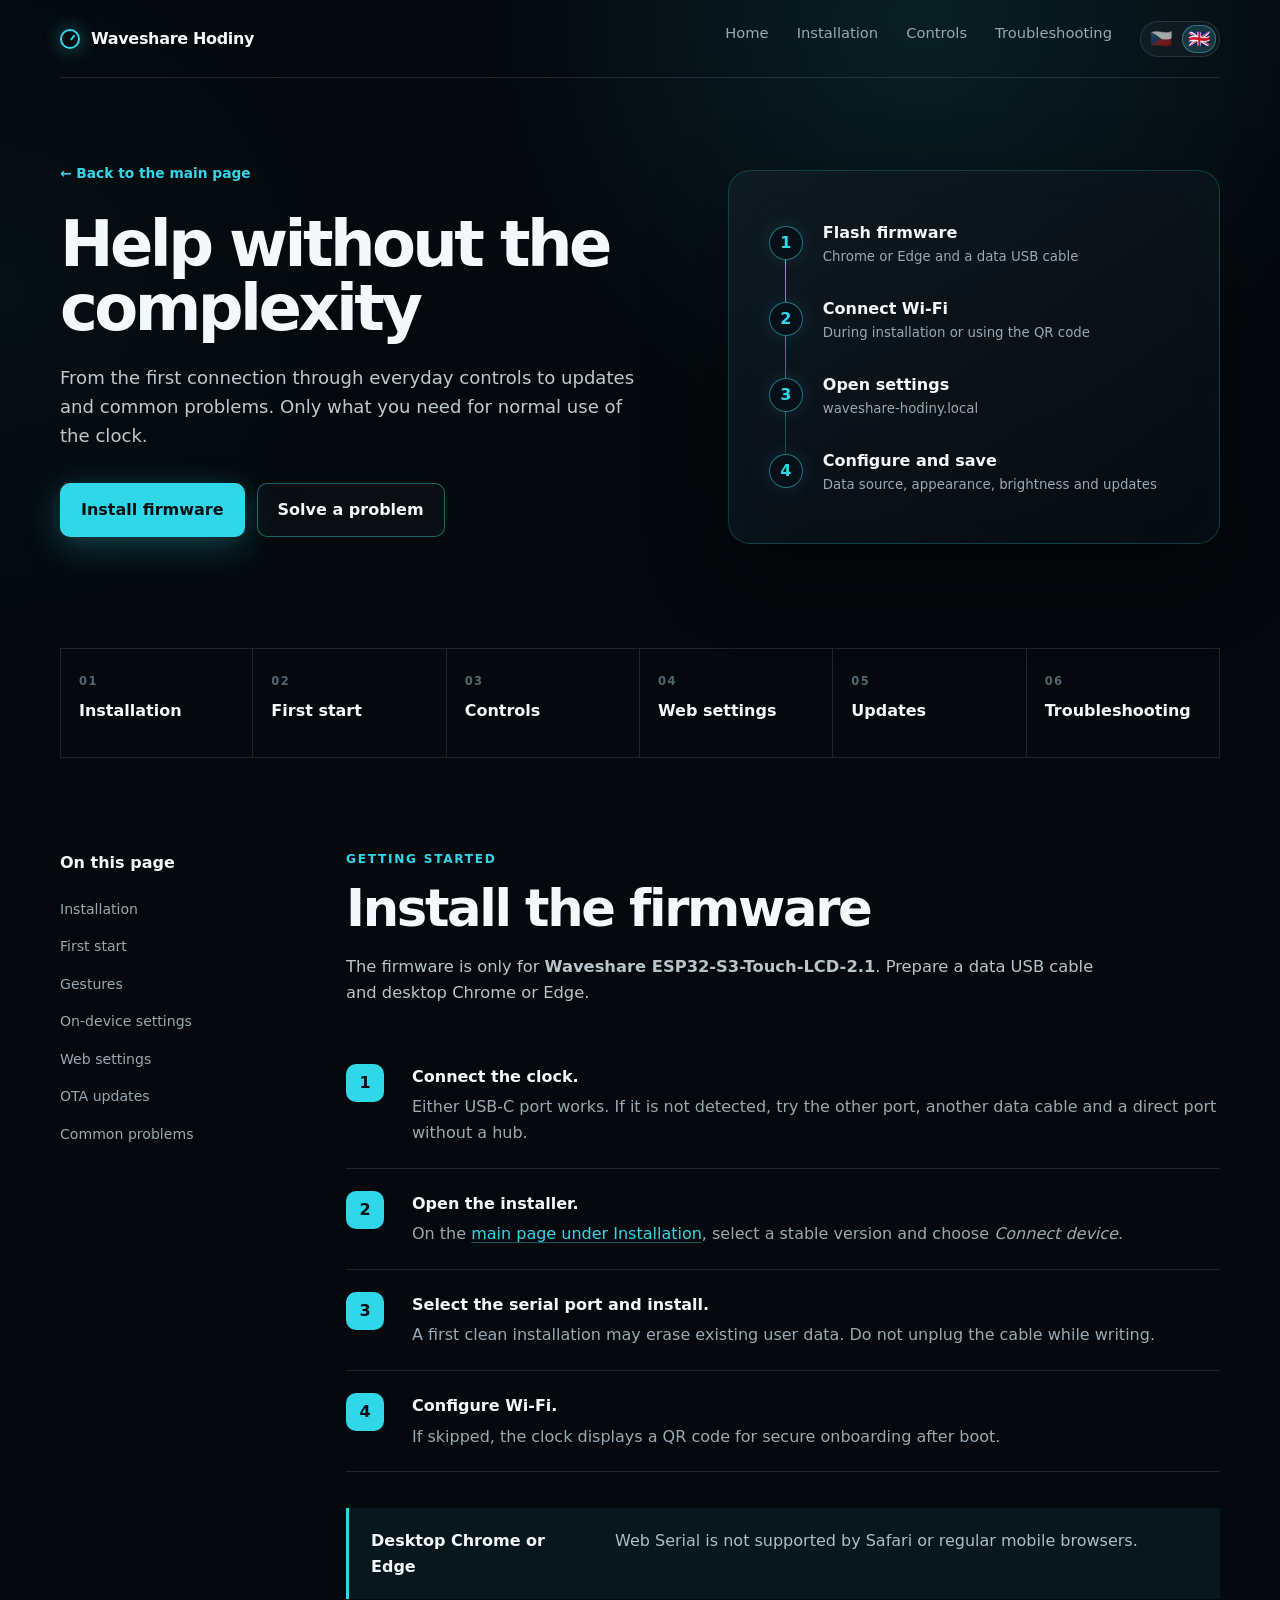
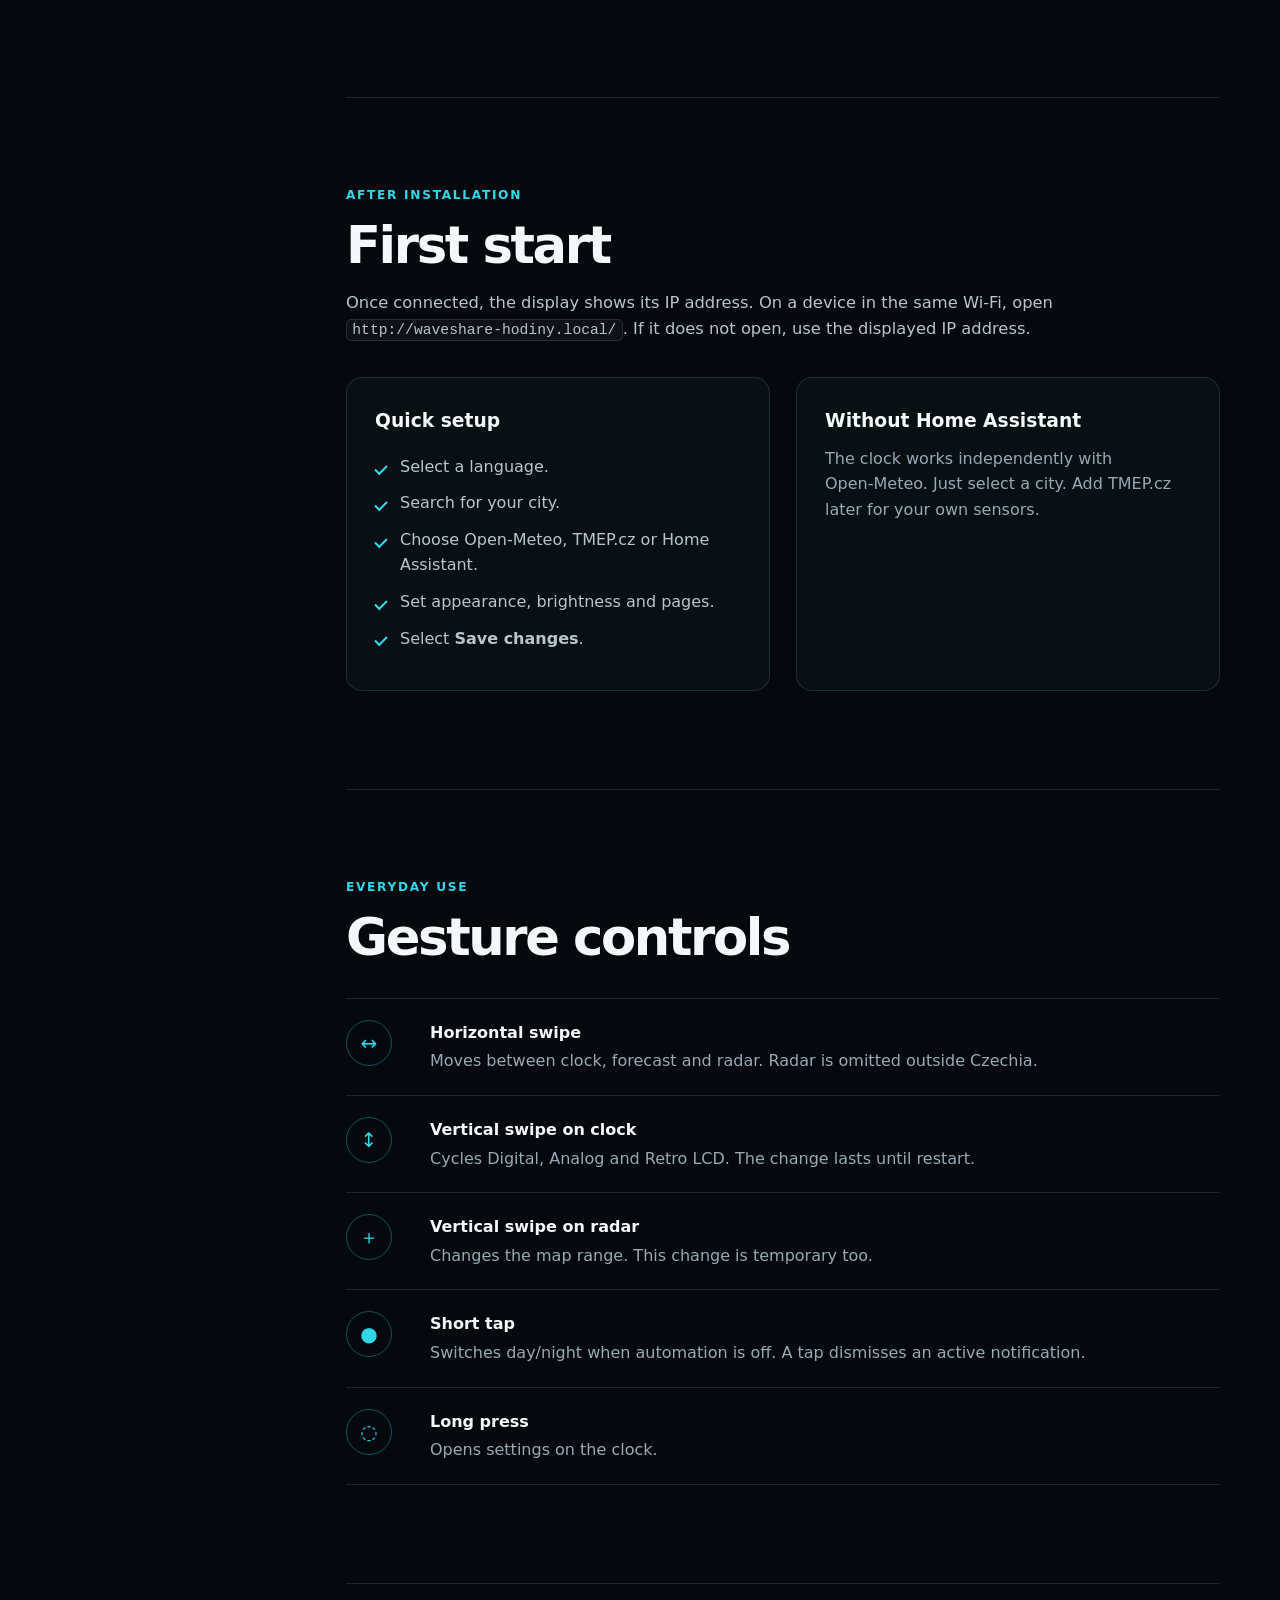
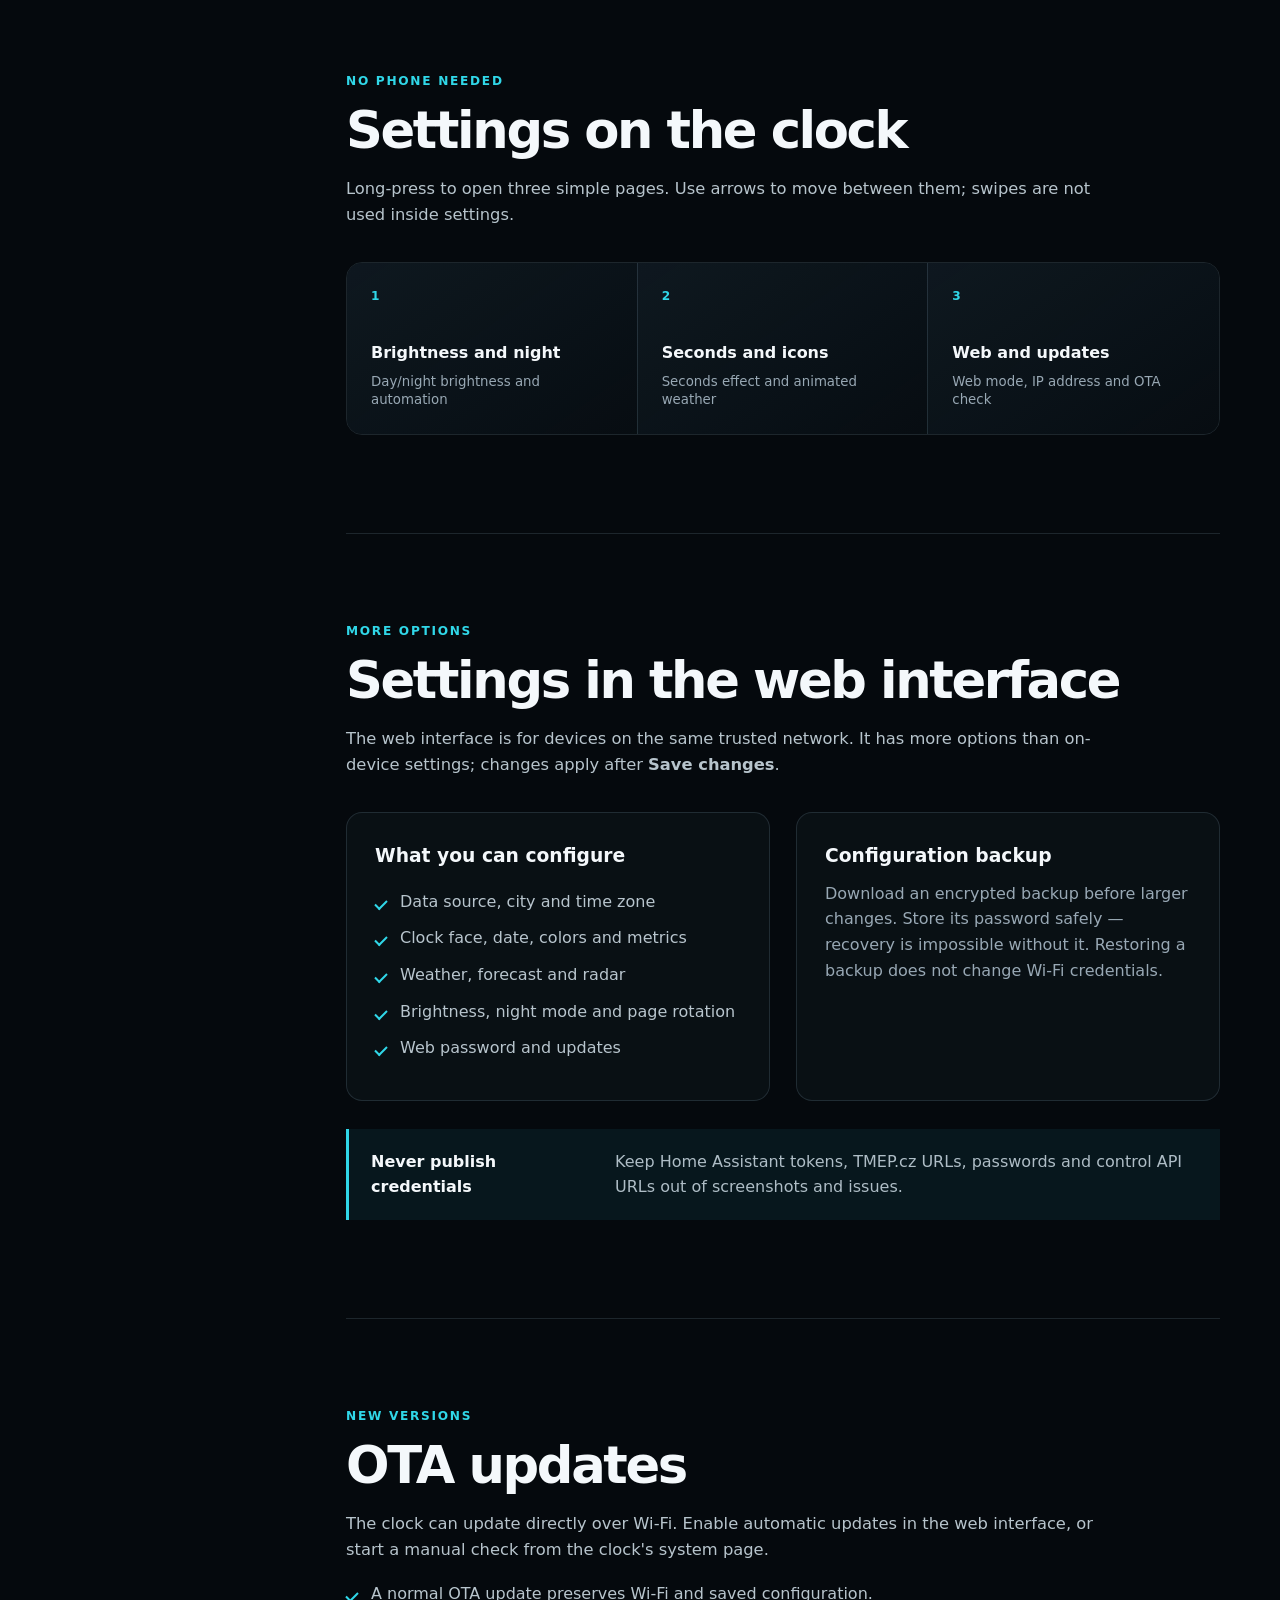
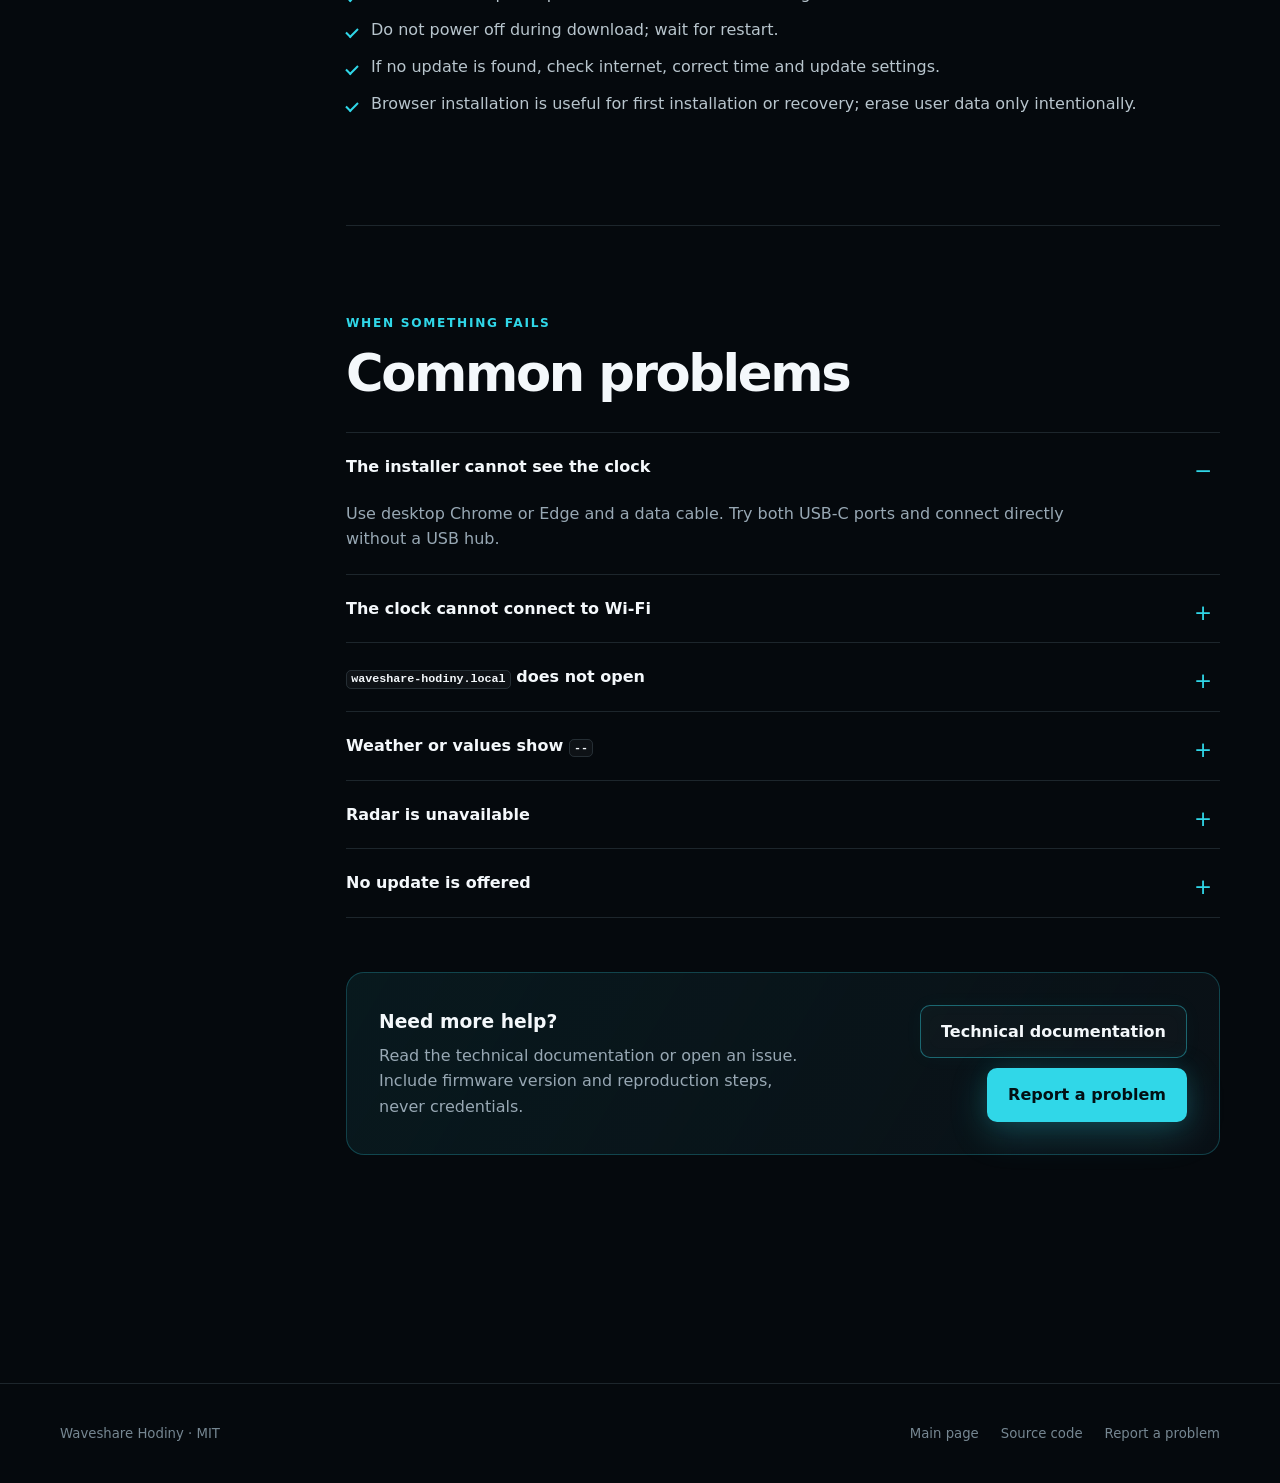
<file: docs/help.html>
<!doctype html>
<html lang="cs">
  <head>
    <meta charset="utf-8">
    <meta name="viewport" content="width=device-width, initial-scale=1">
    <meta name="theme-color" content="#05090d">
    <meta name="description" content="Stručná uživatelská nápověda pro instalaci, nastavení, ovládání a aktualizace Waveshare Hodiny.">
    <title>Waveshare Hodiny – Nápověda</title>
    <link rel="stylesheet" href="styles.css?v=b205ed302343">
    <link rel="stylesheet" href="help.css?v=5222b14c41d2">
    <script type="module" src="help.js?v=e94676398dd5"></script>
  </head>
  <body class="help-body">
    <header class="site-header">
      <a class="brand" href="index.html" data-aria-cs="Waveshare Hodiny – domů" data-aria-en="Waveshare Hodiny – home" aria-label="Waveshare Hodiny – domů">
        <span class="brand-mark" aria-hidden="true"></span>
        <span>Waveshare Hodiny</span>
      </a>
      <nav data-aria-cs="Navigace nápovědy" data-aria-en="Help navigation" aria-label="Navigace nápovědy">
        <a class="nav-help" href="index.html" data-cs="Domů" data-en="Home">Domů</a>
        <a href="#instalace" data-href-cs="#instalace" data-href-en="#installation" data-cs="Instalace" data-en="Installation">Instalace</a>
        <a href="#ovladani" data-href-cs="#ovladani" data-href-en="#controls" data-cs="Ovládání" data-en="Controls">Ovládání</a>
        <a href="#problemy" data-href-cs="#problemy" data-href-en="#troubleshooting" data-cs="Potíže" data-en="Troubleshooting">Potíže</a>
        <span class="language-switch" role="group" data-aria-cs="Jazyk stránky" data-aria-en="Page language" aria-label="Jazyk stránky">
          <button type="button" data-language="cs" aria-label="Česky" title="Česky">🇨🇿</button>
          <button type="button" data-language="en" aria-label="English" title="English">🇬🇧</button>
        </span>
      </nav>
    </header>

    <main>
      <section class="support-hero section-shell">
        <div>
          <a class="support-back" href="index.html" data-cs="← Zpět na hlavní stránku" data-en="← Back to the main page">← Zpět na hlavní stránku</a>
          <h1 data-cs="Nápověda bez složitostí" data-en="Help without the complexity">Nápověda bez složitostí</h1>
          <p class="hero-lead" data-cs="Od prvního připojení přes každodenní ovládání až po aktualizace a nejčastější potíže. Jen to, co potřebujete k běžnému používání hodin." data-en="From the first connection through everyday controls to updates and common problems. Only what you need for normal use of the clock.">Od prvního připojení přes každodenní ovládání až po aktualizace a nejčastější potíže. Jen to, co potřebujete k běžnému používání hodin.</p>
          <div class="hero-actions">
            <a class="button button-primary" href="index.html#instalace" data-cs="Nainstalovat firmware" data-en="Install firmware">Nainstalovat firmware</a>
            <a class="button button-secondary" href="#problemy" data-href-cs="#problemy" data-href-en="#troubleshooting" data-cs="Vyřešit problém" data-en="Solve a problem">Vyřešit problém</a>
          </div>
        </div>
        <ol class="support-route" data-aria-cs="Čtyři kroky ke zprovoznění" data-aria-en="Four steps to get started" aria-label="Čtyři kroky ke zprovoznění">
          <li><span>1</span><div><strong data-cs="Nahrát firmware" data-en="Flash firmware">Nahrát firmware</strong><small data-cs="Chrome nebo Edge a datový USB kabel" data-en="Chrome or Edge and a data USB cable">Chrome nebo Edge a datový USB kabel</small></div></li>
          <li><span>2</span><div><strong data-cs="Připojit Wi‑Fi" data-en="Connect Wi‑Fi">Připojit Wi‑Fi</strong><small data-cs="Při instalaci nebo přes QR kód" data-en="During installation or using the QR code">Při instalaci nebo přes QR kód</small></div></li>
          <li><span>3</span><div><strong data-cs="Otevřít nastavení" data-en="Open settings">Otevřít nastavení</strong><small>waveshare-hodiny.local</small></div></li>
          <li><span>4</span><div><strong data-cs="Upravit a uložit" data-en="Configure and save">Upravit a uložit</strong><small data-cs="Zdroj dat, vzhled, jas a aktualizace" data-en="Data source, appearance, brightness and updates">Zdroj dat, vzhled, jas a aktualizace</small></div></li>
        </ol>
      </section>

      <div class="support-language" data-language-content="cs">
        <section class="support-jump section-shell" aria-label="Obsah nápovědy">
          <a href="#instalace"><span>01</span>Instalace</a><a href="#prvni-spusteni"><span>02</span>První spuštění</a><a href="#ovladani"><span>03</span>Ovládání</a><a href="#web"><span>04</span>Nastavení přes web</a><a href="#aktualizace"><span>05</span>Aktualizace</a><a href="#problemy"><span>06</span>Potíže</a>
        </section>

        <div class="support-layout section-shell">
          <aside class="support-toc" aria-label="Na této stránce">
            <strong>Na této stránce</strong>
            <a href="#instalace">Instalace</a><a href="#prvni-spusteni">První spuštění</a><a href="#ovladani">Ovládání gesty</a><a href="#nastaveni-v-hodinach">Nastavení v hodinách</a><a href="#web">Nastavení přes web</a><a href="#aktualizace">OTA aktualizace</a><a href="#problemy">Nejčastější potíže</a>
          </aside>
          <article class="support-content">
            <section id="instalace" class="help-section">
              <p class="eyebrow">Začínáme</p><h2>Instalace firmwaru</h2>
              <p>Firmware je určený pouze pro <strong>Waveshare ESP32-S3-Touch-LCD-2.1</strong>. Připravte si datový USB kabel a desktopový Chrome nebo Edge.</p>
              <ol class="guide-steps">
                <li><span>1</span><div><strong>Připojte hodiny k počítači.</strong><p>Můžete použít kterýkoliv ze dvou USB‑C konektorů. Pokud se zařízení neukáže, zkuste druhý konektor, jiný datový kabel a přímý port bez USB hubu.</p></div></li>
                <li><span>2</span><div><strong>Otevřete instalační stránku.</strong><p>Na <a href="index.html#instalace">hlavní stránce v části Instalace</a> zvolte stabilní verzi a klikněte na <em>Připojit zařízení</em>.</p></div></li>
                <li><span>3</span><div><strong>Vyberte sériový port a spusťte instalaci.</strong><p>První čistá instalace může smazat dřívější uživatelská data. Během zápisu kabel neodpojujte.</p></div></li>
                <li><span>4</span><div><strong>Nastavte Wi‑Fi.</strong><p>Pokud tento krok přeskočíte, hodiny po startu zobrazí QR kód pro bezpečné prvotní připojení.</p></div></li>
              </ol>
              <div class="help-note"><strong>Chrome nebo Edge na počítači</strong><span>Web Serial není podporovaný v Safari ani v běžném mobilním prohlížeči.</span></div>
            </section>

            <section id="prvni-spusteni" class="help-section">
              <p class="eyebrow">Po instalaci</p><h2>První spuštění</h2>
              <p>Po připojení k síti se na displeji objeví IP adresa. V zařízení na stejné Wi‑Fi otevřete <code>http://waveshare-hodiny.local/</code>. Pokud se stránka neotevře, použijte zobrazenou IP adresu.</p>
              <div class="help-columns"><div><h3>Nejrychlejší nastavení</h3><ul class="check-list"><li>Vyberte jazyk.</li><li>Vyhledejte město.</li><li>Zvolte Open‑Meteo, TMEP.cz nebo Home Assistant.</li><li>Nastavte vzhled, jas a stránky.</li><li>Klikněte na <strong>Uložit změny</strong>.</li></ul></div><div><h3>Bez Home Assistantu</h3><p>Hodiny fungují samostatně s Open‑Meteo. Stačí vybrat město. TMEP.cz lze přidat později pro hodnoty z vlastních čidel.</p></div></div>
            </section>

            <section id="ovladani" class="help-section">
              <p class="eyebrow">Každodenní použití</p><h2>Ovládání gesty</h2>
              <div class="gesture-list"><div><span>↔</span><div><strong>Vodorovný swipe</strong><p>Listuje mezi hodinami, předpovědí a meteoradarem. Mimo ČR se radar vynechá.</p></div></div><div><span>↕</span><div><strong>Svislý swipe na hodinách</strong><p>Přepíná Digitální, Analogový a Retro LCD ciferník. Změna je dočasná do restartu.</p></div></div><div><span>＋</span><div><strong>Svislý swipe na radaru</strong><p>Mění rozsah mapy. Také tato změna je dočasná.</p></div></div><div><span>●</span><div><strong>Krátké klepnutí</strong><p>Při vypnuté automatice den/noc přepne vzhled. Aktivní notifikaci klepnutí zavře.</p></div></div><div><span>◌</span><div><strong>Dlouhý stisk</strong><p>Otevře nastavení přímo v hodinách.</p></div></div></div>
            </section>

            <section id="nastaveni-v-hodinach" class="help-section">
              <p class="eyebrow">Bez telefonu</p><h2>Nastavení přímo v hodinách</h2>
              <p>Dlouhým stiskem otevřete tři jednoduché stránky. Šipkami mezi nimi přecházíte; swipe uvnitř nastavení se nepoužívá.</p>
              <div class="setting-strip"><div><span>1</span><strong>Jas a den/noc</strong><small>Denní a noční jas, automatické přepínání</small></div><div><span>2</span><strong>Vteřiny a ikony</strong><small>Efekt vteřin a animované počasí</small></div><div><span>3</span><strong>Web a aktualizace</strong><small>Zapnutí webu, IP adresa a kontrola OTA</small></div></div>
            </section>

            <section id="web" class="help-section">
              <p class="eyebrow">Podrobnější volby</p><h2>Nastavení přes web</h2>
              <p>Webové rozhraní je určené pro zařízení ve stejné důvěryhodné síti. Nabízí více možností než nastavení na displeji, ale změny se použijí až po stisku <strong>Uložit změny</strong>.</p>
              <div class="help-columns"><div><h3>Co nastavíte</h3><ul class="check-list"><li>Zdroj dat, město a časové pásmo</li><li>Ciferník, datum, barvy a metriky</li><li>Počasí, předpověď a meteoradar</li><li>Jas, noční režim a střídání stránek</li><li>Webové heslo a aktualizace</li></ul></div><div><h3>Záloha nastavení</h3><p>Před větší změnou si stáhněte šifrovanou zálohu. Heslo k ní si bezpečně uložte — bez něj zálohu nelze obnovit. Wi‑Fi údaje se zálohou nemění.</p></div></div>
              <div class="help-note"><strong>Nezveřejňujte přístupové údaje</strong><span>Do screenshotů ani issue nevkládejte Home Assistant token, TMEP.cz URL, hesla nebo URL ovládacího API.</span></div>
            </section>

            <section id="aktualizace" class="help-section">
              <p class="eyebrow">Nové verze</p><h2>OTA aktualizace</h2>
              <p>Hodiny se mohou aktualizovat přímo přes Wi‑Fi. Ve webovém nastavení lze automatické aktualizace zapnout, nebo v systémové stránce hodin spustit ruční kontrolu.</p>
              <ul class="check-list"><li>Běžná OTA aktualizace zachová Wi‑Fi i uloženou konfiguraci.</li><li>Během stahování hodiny nevypínejte a vyčkejte na restart.</li><li>Pokud kontrola nic nenajde, ověřte internet, správný čas a zapnutý režim aktualizací.</li><li>Instalace z prohlížeče je vhodná pro první instalaci nebo obnovu; úplné smazání dat používejte jen vědomě.</li></ul>
            </section>

            <section id="problemy" class="help-section">
              <p class="eyebrow">Když něco nejde</p><h2>Nejčastější potíže</h2>
              <div class="troubleshooting">
                <details open><summary>Instalátor nevidí zařízení</summary><p>Použijte desktopový Chrome nebo Edge, datový kabel a vyzkoušejte oba USB‑C konektory. Odpojte USB hub a připojte hodiny přímo k počítači.</p></details>
                <details><summary>Hodiny se nepřipojí k Wi‑Fi</summary><p>Podporovaná je 2,4GHz Wi‑Fi. Restartujte hodiny a použijte QR onboarding. Zkontrolujte heslo a dostupnost sítě v místě hodin.</p></details>
                <details><summary><code>waveshare-hodiny.local</code> se neotevře</summary><p>Telefon nebo počítač musí být ve stejné síti. Použijte IP adresu z nastavení hodin; některé sítě blokují mDNS nebo komunikaci mezi klienty.</p></details>
                <details><summary>Počasí nebo hodnoty ukazují <code>--</code></summary><p>Ověřte internet, vybrané město a zdroj dat. U Home Assistantu znovu otestujte URL, token a entity. U TMEP.cz ověřte exportní URL.</p></details>
                <details><summary>Meteoradar není dostupný</summary><p>Radar ČHMÚ se zobrazuje pouze pro polohy v České republice. Zkontrolujte uložené město a připojení k internetu.</p></details>
                <details><summary>Aktualizace se nenabízí</summary><p>Zkontrolujte Wi‑Fi, internet a synchronizovaný čas. Ruční kontrolu spusťte v systémové stránce hodin nebo ve webovém nastavení.</p></details>
              </div>
              <div class="support-contact"><div><h3>Potřebujete další pomoc?</h3><p>Podívejte se do technické dokumentace nebo založte issue. Připojte verzi firmware a popis postupu, ale nikdy citlivé údaje.</p></div><div><a class="button button-secondary" href="https://github.com/CooLajz/waveshare-hodiny/blob/main/README.md">Technická dokumentace</a><a class="button button-primary" href="https://github.com/CooLajz/waveshare-hodiny/issues">Nahlásit problém</a></div></div>
            </section>
          </article>
        </div>
      </div>

      <div class="support-language" data-language-content="en" hidden>
        <section class="support-jump section-shell" aria-label="Help topics"><a href="#installation"><span>01</span>Installation</a><a href="#first-start"><span>02</span>First start</a><a href="#controls"><span>03</span>Controls</a><a href="#web-settings"><span>04</span>Web settings</a><a href="#updates"><span>05</span>Updates</a><a href="#troubleshooting"><span>06</span>Troubleshooting</a></section>
        <div class="support-layout section-shell">
          <aside class="support-toc" aria-label="On this page"><strong>On this page</strong><a href="#installation">Installation</a><a href="#first-start">First start</a><a href="#controls">Gestures</a><a href="#device-settings">On-device settings</a><a href="#web-settings">Web settings</a><a href="#updates">OTA updates</a><a href="#troubleshooting">Common problems</a></aside>
          <article class="support-content">
            <section id="installation" class="help-section"><p class="eyebrow">Getting started</p><h2>Install the firmware</h2><p>The firmware is only for <strong>Waveshare ESP32-S3-Touch-LCD-2.1</strong>. Prepare a data USB cable and desktop Chrome or Edge.</p><ol class="guide-steps"><li><span>1</span><div><strong>Connect the clock.</strong><p>Either USB‑C port works. If it is not detected, try the other port, another data cable and a direct port without a hub.</p></div></li><li><span>2</span><div><strong>Open the installer.</strong><p>On the <a href="index.html#instalace">main page under Installation</a>, select a stable version and choose <em>Connect device</em>.</p></div></li><li><span>3</span><div><strong>Select the serial port and install.</strong><p>A first clean installation may erase existing user data. Do not unplug the cable while writing.</p></div></li><li><span>4</span><div><strong>Configure Wi‑Fi.</strong><p>If skipped, the clock displays a QR code for secure onboarding after boot.</p></div></li></ol><div class="help-note"><strong>Desktop Chrome or Edge</strong><span>Web Serial is not supported by Safari or regular mobile browsers.</span></div></section>
            <section id="first-start" class="help-section"><p class="eyebrow">After installation</p><h2>First start</h2><p>Once connected, the display shows its IP address. On a device in the same Wi‑Fi, open <code>http://waveshare-hodiny.local/</code>. If it does not open, use the displayed IP address.</p><div class="help-columns"><div><h3>Quick setup</h3><ul class="check-list"><li>Select a language.</li><li>Search for your city.</li><li>Choose Open‑Meteo, TMEP.cz or Home Assistant.</li><li>Set appearance, brightness and pages.</li><li>Select <strong>Save changes</strong>.</li></ul></div><div><h3>Without Home Assistant</h3><p>The clock works independently with Open‑Meteo. Just select a city. Add TMEP.cz later for your own sensors.</p></div></div></section>
            <section id="controls" class="help-section"><p class="eyebrow">Everyday use</p><h2>Gesture controls</h2><div class="gesture-list"><div><span>↔</span><div><strong>Horizontal swipe</strong><p>Moves between clock, forecast and radar. Radar is omitted outside Czechia.</p></div></div><div><span>↕</span><div><strong>Vertical swipe on clock</strong><p>Cycles Digital, Analog and Retro LCD. The change lasts until restart.</p></div></div><div><span>＋</span><div><strong>Vertical swipe on radar</strong><p>Changes the map range. This change is temporary too.</p></div></div><div><span>●</span><div><strong>Short tap</strong><p>Switches day/night when automation is off. A tap dismisses an active notification.</p></div></div><div><span>◌</span><div><strong>Long press</strong><p>Opens settings on the clock.</p></div></div></div></section>
            <section id="device-settings" class="help-section"><p class="eyebrow">No phone needed</p><h2>Settings on the clock</h2><p>Long-press to open three simple pages. Use arrows to move between them; swipes are not used inside settings.</p><div class="setting-strip"><div><span>1</span><strong>Brightness and night</strong><small>Day/night brightness and automation</small></div><div><span>2</span><strong>Seconds and icons</strong><small>Seconds effect and animated weather</small></div><div><span>3</span><strong>Web and updates</strong><small>Web mode, IP address and OTA check</small></div></div></section>
            <section id="web-settings" class="help-section"><p class="eyebrow">More options</p><h2>Settings in the web interface</h2><p>The web interface is for devices on the same trusted network. It has more options than on-device settings; changes apply after <strong>Save changes</strong>.</p><div class="help-columns"><div><h3>What you can configure</h3><ul class="check-list"><li>Data source, city and time zone</li><li>Clock face, date, colors and metrics</li><li>Weather, forecast and radar</li><li>Brightness, night mode and page rotation</li><li>Web password and updates</li></ul></div><div><h3>Configuration backup</h3><p>Download an encrypted backup before larger changes. Store its password safely — recovery is impossible without it. Restoring a backup does not change Wi‑Fi credentials.</p></div></div><div class="help-note"><strong>Never publish credentials</strong><span>Keep Home Assistant tokens, TMEP.cz URLs, passwords and control API URLs out of screenshots and issues.</span></div></section>
            <section id="updates" class="help-section"><p class="eyebrow">New versions</p><h2>OTA updates</h2><p>The clock can update directly over Wi‑Fi. Enable automatic updates in the web interface, or start a manual check from the clock's system page.</p><ul class="check-list"><li>A normal OTA update preserves Wi‑Fi and saved configuration.</li><li>Do not power off during download; wait for restart.</li><li>If no update is found, check internet, correct time and update settings.</li><li>Browser installation is useful for first installation or recovery; erase user data only intentionally.</li></ul></section>
            <section id="troubleshooting" class="help-section"><p class="eyebrow">When something fails</p><h2>Common problems</h2><div class="troubleshooting"><details open><summary>The installer cannot see the clock</summary><p>Use desktop Chrome or Edge and a data cable. Try both USB‑C ports and connect directly without a USB hub.</p></details><details><summary>The clock cannot connect to Wi‑Fi</summary><p>Use a 2.4GHz network. Restart and follow QR onboarding. Check the password and signal where the clock is placed.</p></details><details><summary><code>waveshare-hodiny.local</code> does not open</summary><p>Your device must be on the same network. Use the IP shown in settings; some networks block mDNS or client-to-client traffic.</p></details><details><summary>Weather or values show <code>--</code></summary><p>Check internet, city and data source. Retest Home Assistant URL/token/entities or verify the TMEP.cz export URL.</p></details><details><summary>Radar is unavailable</summary><p>CHMI radar is only available for locations in Czechia. Check the saved city and internet access.</p></details><details><summary>No update is offered</summary><p>Check Wi‑Fi, internet and synchronized time. Start a manual check from the clock or web settings.</p></details></div><div class="support-contact"><div><h3>Need more help?</h3><p>Read the technical documentation or open an issue. Include firmware version and reproduction steps, never credentials.</p></div><div><a class="button button-secondary" href="https://github.com/CooLajz/waveshare-hodiny/blob/main/README.en.md">Technical documentation</a><a class="button button-primary" href="https://github.com/CooLajz/waveshare-hodiny/issues">Report a problem</a></div></div></section>
          </article>
        </div>
      </div>
    </main>

    <footer><div class="section-shell footer-inner"><span>Waveshare Hodiny · MIT</span><div><a href="index.html" data-cs="Hlavní stránka" data-en="Main page">Hlavní stránka</a><a href="https://github.com/CooLajz/waveshare-hodiny" data-cs="Zdrojový kód" data-en="Source code">Zdrojový kód</a><a href="https://github.com/CooLajz/waveshare-hodiny/issues" data-cs="Nahlásit problém" data-en="Report a problem">Nahlásit problém</a></div></div></footer>
  </body>
</html>
</file>
<file: docs/styles.css>
:root {
  color-scheme: dark;
  --bg: #05090d;
  --panel: #0b1218;
  --panel-2: #101a22;
  --text: #f4f8fb;
  --muted: #98a8b4;
  --line: rgba(154, 190, 209, 0.16);
  --cyan: #30d7e8;
  --cyan-soft: rgba(48, 215, 232, 0.14);
  --red: #f04444;
  --radius: 22px;
  font-family: Inter, ui-sans-serif, system-ui, -apple-system, BlinkMacSystemFont, "Segoe UI", sans-serif;
}

* { box-sizing: border-box; }
html { overflow-x: hidden; scroll-behavior: smooth; }
body { margin: 0; overflow-x: hidden; background: var(--bg); color: var(--text); line-height: 1.6; }
body::before { content: ""; position: fixed; inset: 0; pointer-events: none; background: radial-gradient(circle at 72% 8%, rgba(48, 215, 232, 0.08), transparent 28rem); z-index: -1; }
a { color: inherit; text-decoration: none; }
img, video { display: block; max-width: 100%; }
.section-shell { width: min(1160px, calc(100% - 40px)); margin-inline: auto; }
.site-header { width: min(1160px, calc(100% - 40px)); height: 78px; margin: auto; display: flex; align-items: center; justify-content: space-between; border-bottom: 1px solid var(--line); }
.brand { display: flex; align-items: center; gap: 11px; font-weight: 760; letter-spacing: -0.02em; }
.brand-mark { width: 20px; aspect-ratio: 1; border: 2px solid var(--cyan); border-radius: 50%; box-shadow: 0 0 18px rgba(48, 215, 232, 0.45); position: relative; }
.brand-mark::after { content: ""; position: absolute; width: 2px; height: 6px; background: var(--cyan); left: 8px; top: 3px; transform-origin: bottom; transform: rotate(35deg); }
nav { display: flex; gap: 28px; color: var(--muted); font-size: 0.92rem; }
nav a:hover, footer a:hover { color: var(--cyan); }
.language-switch { display: inline-flex; gap: 4px; padding: 3px; border: 1px solid var(--line); border-radius: 999px; background: rgba(255,255,255,.035); }
.language-switch button { display: grid; place-items: center; width: 34px; height: 28px; padding: 0; border: 0; border-radius: 999px; background: transparent; font-size: 18px; line-height: 1; cursor: pointer; filter: saturate(.72); opacity: .62; }
.language-switch button:hover { opacity: 1; filter: none; }
.language-switch button[aria-pressed="true"] { background: rgba(76,203,236,.16); box-shadow: inset 0 0 0 1px rgba(76,203,236,.42); filter: none; opacity: 1; }
.hero { width: min(1320px, calc(100% - 40px)); min-height: 680px; display: grid; grid-template-columns: .49fr .51fr; align-items: center; gap: 46px; padding-block: 76px 62px; }
.eyebrow { margin: 0 0 13px; color: var(--cyan); text-transform: uppercase; font-size: 0.76rem; font-weight: 800; letter-spacing: 0.14em; }
h1, h2, h3, p { margin-top: 0; }
h1 { margin-bottom: 24px; font-size: clamp(3rem, 5vw, 4.65rem); line-height: 1; letter-spacing: -0.056em; max-width: 650px; }
h1 span { color: var(--cyan); }
h2 { margin-bottom: 18px; font-size: clamp(2rem, 4vw, 3.6rem); line-height: 1.04; letter-spacing: -0.046em; }
.hero-lead { max-width: 620px; color: #bdc8d0; font-size: 1.13rem; }
.hero-actions { display: flex; flex-wrap: wrap; gap: 12px; margin: 32px 0 17px; }
.button { border: 1px solid transparent; border-radius: 10px; padding: 13px 20px; font: inherit; font-weight: 750; cursor: pointer; display: inline-flex; align-items: center; justify-content: center; transition: transform 160ms ease, border-color 160ms ease, background 160ms ease; }
.button:hover { transform: translateY(-2px); }
.button-primary { background: var(--cyan); color: #021014; box-shadow: 0 10px 36px rgba(48,215,232,.25), 0 0 22px rgba(48,215,232,.08); }
.button-secondary { background: rgba(255,255,255,.025); border-color: rgba(48,215,232,.42); color: var(--text); box-shadow: inset 0 0 18px rgba(48,215,232,.025), 0 0 20px rgba(48,215,232,.035); }
.hardware-note { color: #6f808c; font-size: 0.78rem; }
.device-stage { min-height: 550px; position: relative; isolation: isolate; background: radial-gradient(circle at 83% 5%, rgba(48,215,232,.95) 0 2px, rgba(48,215,232,.2) 3px, transparent 7px), radial-gradient(circle at 99% 39%, rgba(48,215,232,.95) 0 2px, rgba(48,215,232,.2) 3px, transparent 7px), radial-gradient(circle at 76% 95%, rgba(48,215,232,.95) 0 2px, rgba(48,215,232,.2) 3px, transparent 7px); }
.device-stage::before { content: ""; position: absolute; inset: 25px 3px 18px -24px; z-index: -2; border: 1px solid rgba(48,215,232,.28); border-radius: 50%; transform: rotate(-9deg); box-shadow: inset 0 0 60px rgba(48,215,232,.035), 0 0 18px rgba(48,215,232,.045); animation: hero-orbit 12s ease-in-out infinite alternate; }
.device-stage::after { content: ""; position: absolute; width: 430px; height: 430px; top: 62px; left: -10px; z-index: -1; border-radius: 50%; background: radial-gradient(circle, rgba(48,215,232,.14), transparent 68%); filter: blur(18px); }
.device { --device-size: 160px; position: absolute; width: var(--device-size); margin: 0; display: flex; flex-direction: column; align-items: center; isolation: isolate; }
.device img { width: 100%; aspect-ratio: 1; border-radius: 50%; box-shadow: 0 24px 56px rgba(0,0,0,.7), 0 0 0 5px #111a20, 0 0 0 7px #2a363d, 0 0 24px rgba(48,215,232,.075); }
.device::before { content: ""; position: absolute; top: -7px; left: -7px; z-index: 2; width: calc(var(--device-size) + 14px); height: calc(var(--device-size) + 14px); border-radius: 50%; background: conic-gradient(from 205deg, transparent 0 18%, rgba(125,238,255,.16) 23%, rgba(255,255,255,.72) 26%, rgba(85,225,248,.2) 30%, transparent 36% 77%, rgba(48,215,232,.48) 84%, transparent 92%); -webkit-mask: radial-gradient(farthest-side, transparent calc(100% - 3px), #000 calc(100% - 2px)); mask: radial-gradient(farthest-side, transparent calc(100% - 3px), #000 calc(100% - 2px)); pointer-events: none; filter: drop-shadow(0 0 7px rgba(48,215,232,.22)); }
.device figcaption { position: absolute; width: 1px; height: 1px; padding: 0; margin: -1px; overflow: hidden; clip: rect(0, 0, 0, 0); white-space: nowrap; border: 0; }
.device-analog { --device-size: 420px; top: 68px; left: -3px; z-index: 3; animation: hero-float-main 6s ease-in-out infinite; }
.device-analog img { box-shadow: 0 42px 96px rgba(0,0,0,.74), 0 0 0 9px #111a20, 0 0 0 11px #2a363d, 0 0 56px rgba(48,215,232,.14); }
.device-analog::before { top: -11px; left: -11px; width: calc(var(--device-size) + 22px); height: calc(var(--device-size) + 22px); background: conic-gradient(from 205deg, transparent 0 15%, rgba(125,238,255,.17) 20%, rgba(255,255,255,.82) 24%, rgba(85,225,248,.22) 28%, transparent 35% 76%, rgba(48,215,232,.55) 83%, transparent 92%); -webkit-mask: radial-gradient(farthest-side, transparent calc(100% - 4px), #000 calc(100% - 3px)); mask: radial-gradient(farthest-side, transparent calc(100% - 4px), #000 calc(100% - 3px)); filter: drop-shadow(0 0 10px rgba(48,215,232,.3)); }
.device-analog::after { content: ""; position: absolute; top: calc(var(--device-size) + 25px); left: 10%; z-index: -1; width: 80%; height: 34px; border-radius: 50%; background: radial-gradient(ellipse, rgba(87,226,248,.22) 0%, rgba(48,215,232,.1) 34%, transparent 72%); filter: blur(9px); transform: scaleY(.58); pointer-events: none; }
.device-digital-day { top: -2px; right: 3px; z-index: 2; animation: hero-float-satellite 7s ease-in-out infinite; }
.device-radar { top: 190px; right: 3px; z-index: 2; animation: hero-float-satellite 7s ease-in-out -2.3s infinite; }
.device-retro { top: 382px; right: 3px; z-index: 2; animation: hero-float-satellite 7s ease-in-out -4.6s infinite; }
@keyframes hero-float-main { 0%, 100% { translate: 0 0; } 50% { translate: 0 -7px; } }
@keyframes hero-float-satellite { 0%, 100% { translate: 0 0; } 50% { translate: 0 -5px; } }
@keyframes hero-orbit { from { transform: rotate(-9deg); } to { transform: rotate(-6deg); } }
.section-block { padding-block: 108px; }
.section-heading { max-width: 760px; margin-bottom: 44px; }
.section-heading.narrow { max-width: 1000px; }
.section-heading.feature-heading { max-width: none; }
.feature-heading h2 { white-space: nowrap; }
.section-heading > p:last-child { color: var(--muted); }
.feature-grid { display: grid; grid-template-columns: repeat(4, 1fr); gap: 16px; }
.feature-grid article { padding: 26px 24px; background: linear-gradient(145deg, rgba(17,29,38,.9), rgba(8,15,20,.9)); border: 1px solid var(--line); border-radius: var(--radius); }
.feature-grid h3 { margin: 19px 0 7px; font-size: 1.05rem; }
.feature-grid p { margin: 0; color: var(--muted); font-size: .9rem; }
.feature-grid p a { color: var(--cyan); font-weight: 750; text-decoration: underline; text-decoration-color: rgba(48,215,232,.46); text-underline-offset: .18em; }
.feature-grid p a:hover, .feature-grid p a:focus-visible { color: #8cecf5; text-decoration-color: currentColor; }
.feature-grid p a:focus-visible { outline: 2px solid var(--cyan); outline-offset: 3px; border-radius: 2px; }
.feature-icon { color: var(--cyan); font-size: 1.7rem; line-height: 1; }
#funkce { padding-top: 62px; }
.display-gallery { padding-top: 18px; }
.clock-gallery { display: grid; grid-template-columns: repeat(3, minmax(0, 1fr)); gap: 18px; }
.clock-gallery figure { margin: 0; overflow: hidden; background: var(--panel); border: 1px solid var(--line); border-radius: var(--radius); }
.clock-gallery .image-zoom { min-height: 0; padding: 20px; aspect-ratio: 1; }
.clock-gallery .image-zoom img { width: 100%; height: auto; aspect-ratio: 1; object-fit: contain; }
.clock-gallery figcaption { padding: 14px 18px; color: var(--muted); font-size: .86rem; border-top: 1px solid var(--line); }
.clock-gallery .night-preview { border-color: rgba(240,68,68,.25); box-shadow: inset 0 0 30px rgba(240,68,68,.035); }
.clock-gallery .night-preview figcaption { color: #d9a0a0; border-top-color: rgba(240,68,68,.2); }
.hardware-section { padding-bottom: 108px; }
.hardware-panel { display: grid; gap: 30px; padding: 38px 40px; background: linear-gradient(145deg, rgba(17,29,38,.9), rgba(8,15,20,.9)); border: 1px solid var(--line); border-radius: var(--radius); }
.hardware-panel h2 { margin-bottom: 14px; font-size: clamp(1.8rem, 3vw, 2.8rem); }
.hardware-panel > div:first-child > p:last-child { margin-bottom: 0; color: var(--muted); }
.hardware-links { display: grid; grid-template-columns: repeat(2, minmax(0, 1fr)); gap: 16px; }
.retailer-logo { min-height: 102px; padding: 18px 24px; display: grid; place-items: center; background: #fff; border: 2px solid transparent; border-radius: 14px; overflow: hidden; transition: transform 160ms ease, border-color 160ms ease, box-shadow 160ms ease; }
.retailer-logo:hover, .retailer-logo:focus-visible { transform: translateY(-2px); border-color: var(--cyan); box-shadow: 0 10px 30px rgba(48,215,232,.12); }
.retailer-logo:focus-visible { outline: 2px solid var(--cyan); outline-offset: 3px; }
.retailer-logo img { width: auto; max-width: 100%; height: 62px; object-fit: contain; }
.installer-section { background: linear-gradient(110deg, #081117, #0c171e); border-block: 1px solid var(--line); }
.installer-layout { display: grid; grid-template-columns: 1fr .86fr; gap: 90px; align-items: center; padding-block: 110px; }
.installer-layout > div:first-child > p:not(.eyebrow) { color: var(--muted); }
.steps { list-style: none; padding: 0; margin: 30px 0 0; display: grid; gap: 18px; }
.steps li { display: flex; align-items: center; gap: 15px; }
.steps li > span { flex: 0 0 38px; height: 38px; display: grid; place-items: center; border: 1px solid rgba(48,215,232,.35); border-radius: 50%; color: var(--cyan); font-weight: 800; }
.steps strong, .steps small { display: block; }
.steps small { color: var(--muted); }
.installer-card { padding: 34px; text-align: center; background: rgba(5,10,14,.72); border: 1px solid rgba(48,215,232,.22); border-radius: 28px; box-shadow: 0 30px 90px rgba(0,0,0,.34); }
.installer-orbit { width: 72px; height: 72px; margin: 0 auto 20px; border: 1px solid rgba(48,215,232,.25); border-radius: 50%; display: grid; place-items: center; }
.installer-orbit span { width: 38px; height: 38px; border: 3px solid var(--cyan); border-radius: 50%; box-shadow: 0 0 25px rgba(48,215,232,.28); }
.installer-label { margin-bottom: 3px; color: var(--muted); font-size: .82rem; text-transform: uppercase; letter-spacing: .1em; }
.installer-version { margin-bottom: 22px; font-size: 1.45rem; font-weight: 800; }
.firmware-select-label { display: block; margin-bottom: 7px; color: var(--muted); font-size: .8rem; text-align: left; }
.firmware-select { width: 100%; margin-bottom: 14px; padding: 11px 13px; border: 1px solid var(--line); border-radius: 10px; background: var(--panel-2); color: var(--text); font: inherit; cursor: pointer; }
.firmware-select:focus-visible { outline: 2px solid var(--cyan); outline-offset: 2px; }
.firmware-select:disabled { cursor: wait; opacity: .62; }
.install-action { width: 100%; font-size: 1rem; }
esp-web-install-button:not([ready]) { display: none; }
.installer-status { min-height: 1.7em; margin: 14px 0 0; color: var(--muted); font-size: .86rem; }
.installer-status.error { color: #ff8888; }
.installer-downgrade { margin: 18px 0 0; padding: 13px 14px; border: 1px solid rgba(240,68,68,.35); border-radius: 10px; background: rgba(240,68,68,.08); color: #ffb0b0; font-size: .78rem; text-align: left; }
.installer-warning { margin: 24px 0 0; padding-top: 20px; border-top: 1px solid var(--line); color: #7f909b; font-size: .76rem; text-align: left; }
.showcase-grid { display: grid; grid-template-columns: repeat(2, minmax(0, 1fr)); gap: 18px; align-items: stretch; }
.showcase-grid figure { margin: 0; overflow: hidden; background: var(--panel); border: 1px solid var(--line); border-radius: var(--radius); }
.image-zoom { position: relative; width: 100%; min-height: 300px; padding: 22px; border: 0; background: #070c10; color: var(--text); cursor: zoom-in; display: grid; place-items: center; overflow: hidden; }
.image-zoom img { width: 100%; height: 270px; object-fit: contain; object-position: center; transition: transform 180ms ease; }
.image-zoom span { position: absolute; right: 14px; bottom: 12px; padding: 6px 10px; border: 1px solid var(--line); border-radius: 8px; background: rgba(3,8,11,.86); color: #c9d6dd; font-family: inherit; font-size: .72rem; font-weight: 700; line-height: 1; opacity: 0; transform: translateY(4px); transition: opacity 160ms ease, transform 160ms ease; }
.image-zoom:hover img, .image-zoom:focus-visible img { transform: scale(1.015); }
.image-zoom:hover span, .image-zoom:focus-visible span { opacity: 1; transform: translateY(0); }
.image-zoom:focus-visible { outline: 2px solid var(--cyan); outline-offset: -2px; }
.device-preview img { height: 300px; }
.showcase-grid figcaption { padding: 14px 18px; color: var(--muted); font-size: .86rem; border-top: 1px solid var(--line); }
.showcase-grid figure:last-child { grid-column: 1 / -1; width: min(430px, 100%); justify-self: center; }
.lightbox { width: min(1180px, calc(100% - 32px)); max-width: none; max-height: calc(100vh - 32px); padding: 48px 18px 18px; border: 1px solid rgba(48,215,232,.28); border-radius: 20px; background: #05090d; color: var(--text); box-shadow: 0 35px 100px rgba(0,0,0,.78); overflow: auto; }
.lightbox::backdrop { background: rgba(0,0,0,.86); backdrop-filter: blur(5px); }
.lightbox img { width: auto; max-width: 100%; max-height: calc(100vh - 125px); margin: auto; object-fit: contain; }
.lightbox p { margin: 12px 38px 0; color: var(--muted); text-align: center; font-size: .88rem; }
.lightbox-close { position: absolute; top: 9px; right: 11px; width: 36px; height: 36px; border: 1px solid var(--line); border-radius: 50%; background: var(--panel-2); color: var(--text); font: 400 1.65rem/1 sans-serif; cursor: pointer; }
.lightbox-close:hover, .lightbox-close:focus-visible { border-color: var(--cyan); color: var(--cyan); }
.video-section video { width: min(760px, 100%); aspect-ratio: 16/9; object-fit: cover; border-radius: var(--radius); border: 1px solid var(--line); background: #000; }
footer { border-top: 1px solid var(--line); color: #768792; font-size: .83rem; }
.footer-inner { min-height: 100px; display: flex; align-items: center; justify-content: space-between; gap: 20px; }
.footer-inner div { display: flex; gap: 22px; }

@media (max-width: 900px) {
  nav { gap: 12px; }
  nav > a:not(.nav-help) { display: none; }
  .hero, .installer-layout { grid-template-columns: 1fr; }
  .hero { width: min(100% - 40px, 1160px); padding-top: 56px; }
  .device-stage { min-height: 550px; max-width: 560px; width: 100%; margin: auto; }
  .feature-grid { grid-template-columns: repeat(2, 1fr); }
  .installer-layout { gap: 55px; }
}

@media (max-width: 620px) {
  .section-shell, .site-header, .hero { width: min(100% - 28px, 1160px); }
  .site-header { height: 68px; }
  .hero { gap: 42px; padding-block: 48px 70px; }
  h1 { font-size: clamp(2.8rem, 15vw, 4rem); }
  h2 { font-size: 2.35rem; }
  .feature-heading h2 { white-space: normal; }
  .hero-actions .button { width: 100%; }
  .hero { overflow: clip; }
  .device-stage { min-height: 430px; }
  .device-stage::before { inset: 2px 24px 70px; transform: rotate(-5deg); }
  .device-stage::after { width: 270px; height: 270px; top: 24px; left: 50%; transform: translateX(-50%); }
  .device-analog { top: 16px; left: 50%; transform: translateX(-50%); }
  .device.device-analog { --device-size: min(72vw, 270px); }
  .device-analog img { box-shadow: 0 30px 66px rgba(0,0,0,.68), 0 0 0 7px #111a20, 0 0 0 9px #2a363d, 0 0 34px rgba(48,215,232,.1); }
  .device { --device-size: min(25vw, 94px); }
  .device img { box-shadow: 0 16px 36px rgba(0,0,0,.68), 0 0 0 4px #111a20, 0 0 0 6px #2a363d; }
  .device-digital-day { top: auto; right: auto; bottom: 0; left: 2px; }
  .device-radar { top: auto; right: auto; bottom: 0; left: 50%; transform: translateX(-50%); }
  .device-retro { top: auto; right: 2px; bottom: 0; }
  .feature-grid, .showcase-grid, .clock-gallery { grid-template-columns: 1fr; }
  .hardware-section { padding-bottom: 76px; }
  .hardware-panel { padding: 28px 22px; }
  .retailer-logo { min-height: 92px; padding: 16px 20px; }
  .retailer-logo img { height: 54px; }
  .showcase-grid figure:last-child { grid-column: auto; }
  .image-zoom { min-height: 230px; padding: 14px; }
  .image-zoom img, .device-preview img { height: 220px; }
  .lightbox { padding: 46px 10px 14px; }
  .section-block, .installer-layout { padding-block: 76px; }
  .installer-card { padding: 26px 20px; }
  .footer-inner { padding-block: 28px; flex-direction: column; align-items: flex-start; }
  .footer-inner div { flex-wrap: wrap; gap: 10px 20px; }
}

@media (prefers-reduced-motion: reduce) {
  html { scroll-behavior: auto; }
  *, *::before, *::after { transition-duration: .01ms !important; }
  .device, .device-stage::before { animation: none !important; }
}
</file>
<file: docs/help.css>
.help-body::before { background: radial-gradient(circle at 72% 2%, rgba(48,215,232,.11), transparent 28rem), radial-gradient(circle at 0 32%, rgba(48,215,232,.035), transparent 24rem); }
.support-hero { min-height: 570px; display: grid; grid-template-columns: 1.08fr .92fr; align-items: center; gap: 90px; padding-block: 82px 94px; }
.support-hero h1 { max-width: 720px; }
.support-back { display: inline-block; margin-bottom: 28px; color: var(--cyan); font-size: .86rem; font-weight: 750; }
.support-route { position: relative; margin: 0; padding: 34px 34px 34px 40px; list-style: none; border: 1px solid rgba(48,215,232,.22); border-radius: var(--radius); background: linear-gradient(145deg, rgba(16,26,34,.94), rgba(6,12,17,.88)); box-shadow: 0 30px 80px rgba(0,0,0,.38), inset 0 0 50px rgba(48,215,232,.025); }
.support-route::before { content: ""; position: absolute; left: 56px; top: 66px; bottom: 66px; width: 1px; background: linear-gradient(var(--cyan), rgba(48,215,232,.16)); }
.support-route li { position: relative; display: flex; align-items: center; gap: 20px; min-height: 76px; }
.support-route li > span { z-index: 1; display: grid; place-items: center; width: 34px; height: 34px; flex: 0 0 auto; border: 1px solid rgba(48,215,232,.5); border-radius: 50%; background: #071017; color: var(--cyan); font-weight: 850; box-shadow: 0 0 20px rgba(48,215,232,.12); }
.support-route strong, .support-route small { display: block; }
.support-route small { margin-top: 3px; color: var(--muted); line-height: 1.35; }
.support-jump { display: grid; grid-template-columns: repeat(6, 1fr); border-top: 1px solid var(--line); border-bottom: 1px solid var(--line); }
.support-jump a { min-height: 108px; padding: 23px 18px; border-right: 1px solid var(--line); font-weight: 760; transition: background 160ms ease, color 160ms ease; }
.support-jump a:first-child { border-left: 1px solid var(--line); }
.support-jump a:hover, .support-jump a:focus-visible { background: var(--cyan-soft); color: var(--cyan); }
.support-jump span { display: block; margin-bottom: 8px; color: #526671; font-size: .72rem; letter-spacing: .12em; }
.support-layout { display: grid; grid-template-columns: 210px minmax(0, 1fr); gap: 76px; padding-block: 92px 130px; }
.support-toc { position: sticky; top: 28px; align-self: start; display: flex; flex-direction: column; gap: 5px; }
.support-toc strong { margin-bottom: 12px; color: var(--text); }
.support-toc a { padding: 5px 0; color: var(--muted); font-size: .88rem; }
.support-toc a:hover, .support-toc a:focus-visible { color: var(--cyan); }
.support-content { min-width: 0; }
.help-section { scroll-margin-top: 28px; padding: 0 0 98px; }
.help-section + .help-section { padding-top: 88px; border-top: 1px solid var(--line); }
.help-section h2 { max-width: 780px; font-size: clamp(2rem, 4vw, 3.25rem); }
.help-section > p:not(.eyebrow) { max-width: 780px; color: #b7c4cc; font-size: 1.02rem; }
.help-section a:not(.button) { color: var(--cyan); text-decoration: underline; text-decoration-color: rgba(48,215,232,.38); text-underline-offset: .18em; }
.help-section code { padding: .12em .36em; border: 1px solid var(--line); border-radius: 5px; background: rgba(255,255,255,.04); font-size: .9em; }
.guide-steps { margin: 36px 0; padding: 0; list-style: none; }
.guide-steps li { display: grid; grid-template-columns: 48px 1fr; gap: 18px; padding: 22px 0; border-bottom: 1px solid var(--line); }
.guide-steps li > span { display: grid; place-items: center; width: 38px; height: 38px; border-radius: 10px; background: var(--cyan); color: #021014; font-weight: 900; }
.guide-steps p { margin: 5px 0 0; color: var(--muted); }
.help-note { display: flex; gap: 24px; align-items: baseline; margin-top: 28px; padding: 20px 22px; border-left: 3px solid var(--cyan); background: rgba(48,215,232,.07); }
.help-note strong { flex: 0 0 220px; }
.help-note span { color: #aebdc6; }
.help-columns { display: grid; grid-template-columns: 1fr 1fr; gap: 26px; margin-top: 34px; }
.help-columns > div { padding: 28px; border: 1px solid var(--line); border-radius: 16px; background: rgba(11,18,24,.78); }
.help-columns h3 { margin-bottom: 10px; }
.help-columns p { margin-bottom: 0; color: var(--muted); }
.check-list { margin: 18px 0 0; padding: 0; list-style: none; }
.check-list li { position: relative; margin: 11px 0; padding-left: 25px; color: #b8c5cd; }
.check-list li::before { content: ""; position: absolute; left: 0; top: .68em; width: 10px; height: 5px; border-left: 2px solid var(--cyan); border-bottom: 2px solid var(--cyan); transform: rotate(-45deg); }
.gesture-list { margin-top: 34px; border-top: 1px solid var(--line); }
.gesture-list > div { display: grid; grid-template-columns: 64px 1fr; gap: 20px; padding: 21px 0; border-bottom: 1px solid var(--line); }
.gesture-list > div > span { display: grid; place-items: center; width: 46px; height: 46px; border: 1px solid rgba(48,215,232,.35); border-radius: 50%; color: var(--cyan); font-size: 1.25rem; }
.gesture-list p { margin: 3px 0 0; color: var(--muted); }
.setting-strip { display: grid; grid-template-columns: repeat(3, 1fr); margin-top: 34px; border: 1px solid var(--line); border-radius: 16px; overflow: hidden; }
.setting-strip > div { min-height: 170px; padding: 24px; border-right: 1px solid var(--line); background: linear-gradient(145deg, rgba(16,26,34,.9), rgba(8,15,20,.78)); }
.setting-strip > div:last-child { border-right: 0; }
.setting-strip span, .setting-strip strong, .setting-strip small { display: block; }
.setting-strip span { color: var(--cyan); font-size: .76rem; font-weight: 850; letter-spacing: .12em; }
.setting-strip strong { margin-top: 34px; }
.setting-strip small { margin-top: 7px; color: var(--muted); line-height: 1.4; }
.troubleshooting { margin-top: 32px; border-top: 1px solid var(--line); }
.troubleshooting details { border-bottom: 1px solid var(--line); }
.troubleshooting summary { position: relative; padding: 21px 42px 21px 0; cursor: pointer; font-weight: 760; list-style: none; }
.troubleshooting summary::-webkit-details-marker { display: none; }
.troubleshooting summary::after { content: "+"; position: absolute; right: 8px; color: var(--cyan); font-size: 1.35rem; font-weight: 400; }
.troubleshooting details[open] summary::after { content: "−"; }
.troubleshooting details p { max-width: 780px; margin: 0 44px 22px 0; color: var(--muted); }
.support-contact { display: flex; align-items: center; justify-content: space-between; gap: 32px; margin-top: 54px; padding: 32px; border: 1px solid rgba(48,215,232,.24); border-radius: 18px; background: linear-gradient(120deg, rgba(48,215,232,.08), rgba(11,18,24,.82)); }
.support-contact h3 { margin-bottom: 6px; }
.support-contact p { max-width: 580px; margin: 0; color: var(--muted); }
.support-contact > div:last-child { display: flex; flex-wrap: wrap; justify-content: flex-end; gap: 10px; }

@media (max-width: 900px) {
  .support-hero { grid-template-columns: 1fr; gap: 44px; padding-top: 58px; }
  .support-route { max-width: 620px; width: 100%; }
  .support-jump { grid-template-columns: repeat(3, 1fr); }
  .support-jump a:nth-child(3) { border-right: 1px solid var(--line); }
  .support-layout { grid-template-columns: 1fr; gap: 0; }
  .support-toc { display: none; }
}

@media (max-width: 620px) {
  .support-hero { min-height: auto; padding-block: 46px 68px; }
  .support-hero h1 { font-size: clamp(2.75rem, 14vw, 3.75rem); }
  .support-route { padding: 24px 18px 24px 24px; }
  .support-route::before { left: 40px; }
  .support-route li { gap: 14px; }
  .support-jump { grid-template-columns: repeat(2, 1fr); }
  .support-jump a { min-height: 92px; padding: 18px 14px; }
  .support-layout { padding-block: 70px 82px; }
  .help-section { padding-bottom: 72px; }
  .help-section + .help-section { padding-top: 66px; }
  .guide-steps li { grid-template-columns: 40px 1fr; gap: 13px; }
  .help-columns, .setting-strip { grid-template-columns: 1fr; }
  .setting-strip > div { min-height: 135px; border-right: 0; border-bottom: 1px solid var(--line); }
  .setting-strip > div:last-child { border-bottom: 0; }
  .setting-strip strong { margin-top: 18px; }
  .help-note { align-items: flex-start; flex-direction: column; gap: 7px; }
  .help-note strong { flex-basis: auto; }
  .gesture-list > div { grid-template-columns: 50px 1fr; gap: 13px; }
  .support-contact { align-items: stretch; flex-direction: column; padding: 24px 20px; }
  .support-contact > div:last-child { justify-content: stretch; }
  .support-contact .button { width: 100%; }
}
</file>
